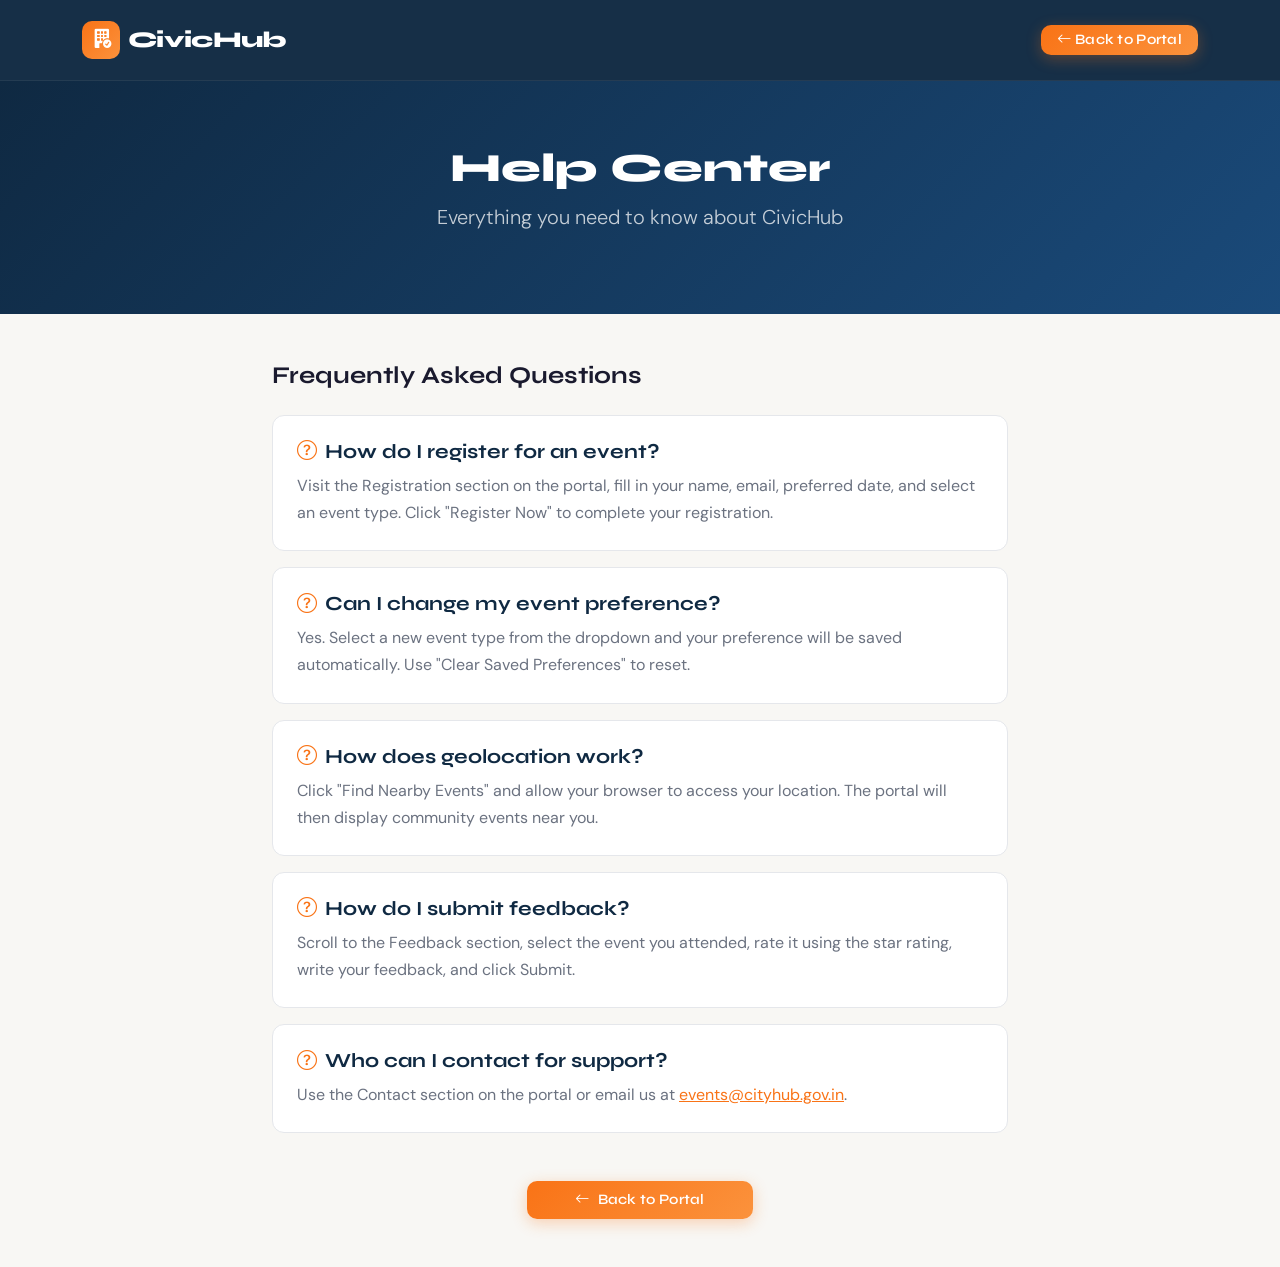
<file: Module 1 - HTML CSS JS/help.html>
<!DOCTYPE html>
<html lang="en">
<head>
    <meta charset="UTF-8">
    <meta name="viewport" content="width=device-width, initial-scale=1.0">
    <title>Help Center — CivicHub</title>
    <link href="https://fonts.googleapis.com/css2?family=Syne:wght@400;600;700;800&family=DM+Sans:ital,wght@0,300;0,400;0,500;1,300&display=swap" rel="stylesheet">
    <link href="https://cdn.jsdelivr.net/npm/bootstrap@5.3.0/dist/css/bootstrap.min.css" rel="stylesheet">
    <link href="https://cdn.jsdelivr.net/npm/bootstrap-icons@1.11.0/font/bootstrap-icons.css" rel="stylesheet">
    <link rel="stylesheet" href="styles.css">
    <style>
        body { padding-top: 80px; }
        .help-hero { background: linear-gradient(135deg, #0f2942, #1a4a7a); padding: 4rem 0; color: white; }
        .help-hero h1 { font-family: 'Syne', sans-serif; font-weight: 800; }
        .faq-item { background: white; border: 1px solid #e5e7eb; border-radius: 12px; padding: 1.5rem; margin-bottom: 1rem; }
        .faq-item h5 { font-family: 'Syne', sans-serif; color: #0f2942; }
        .faq-item p { color: #6b7280; margin: 0; }
    </style>
</head>
<body>
    <nav class="navbar navbar-expand-lg fixed-top" id="mainNav" style="background:rgba(15,41,66,0.97)">
        <div class="container">
            <a class="navbar-brand d-flex align-items-center gap-2" href="index.html">
                <span class="brand-icon"><i class="bi bi-building-fill-check"></i></span>
                <span class="brand-name">CivicHub</span>
            </a>
            <a href="index.html" class="btn btn-accent btn-sm px-3">
                <i class="bi bi-arrow-left me-1"></i>Back to Portal
            </a>
        </div>
    </nav>

    <div class="help-hero">
        <div class="container text-center">
            <h1>Help Center</h1>
            <p class="lead opacity-75">Everything you need to know about CivicHub</p>
        </div>
    </div>

    <div class="container py-5">
        <div class="row justify-content-center">
            <div class="col-lg-8">
                <h4 class="fw-bold mb-4" style="font-family:'Syne',sans-serif">Frequently Asked Questions</h4>

                <div class="faq-item">
                    <h5><i class="bi bi-question-circle text-accent me-2"></i>How do I register for an event?</h5>
                    <p>Visit the Registration section on the portal, fill in your name, email, preferred date, and select an event type. Click "Register Now" to complete your registration.</p>
                </div>

                <div class="faq-item">
                    <h5><i class="bi bi-question-circle text-accent me-2"></i>Can I change my event preference?</h5>
                    <p>Yes. Select a new event type from the dropdown and your preference will be saved automatically. Use "Clear Saved Preferences" to reset.</p>
                </div>

                <div class="faq-item">
                    <h5><i class="bi bi-question-circle text-accent me-2"></i>How does geolocation work?</h5>
                    <p>Click "Find Nearby Events" and allow your browser to access your location. The portal will then display community events near you.</p>
                </div>

                <div class="faq-item">
                    <h5><i class="bi bi-question-circle text-accent me-2"></i>How do I submit feedback?</h5>
                    <p>Scroll to the Feedback section, select the event you attended, rate it using the star rating, write your feedback, and click Submit.</p>
                </div>

                <div class="faq-item">
                    <h5><i class="bi bi-question-circle text-accent me-2"></i>Who can I contact for support?</h5>
                    <p>Use the Contact section on the portal or email us at <a href="mailto:events@cityhub.gov.in" class="link-accent">events@cityhub.gov.in</a>.</p>
                </div>

                <div class="text-center mt-5">
                    <a href="index.html" class="btn btn-accent btn-lg px-5">
                        <i class="bi bi-arrow-left me-2"></i>Back to Portal
                    </a>
                </div>
            </div>
        </div>
    </div>
    <script src="https://cdn.jsdelivr.net/npm/bootstrap@5.3.0/dist/js/bootstrap.bundle.min.js"></script>
</body>
</html>
</file>
<file: Module 1 - HTML CSS JS/styles.css>
* {
    margin: 0;
    padding: 0;
    box-sizing: border-box;
}


:root {
    --primary: #0f2942;
    --primary-mid: #1a3f65;
    --accent: #f97316;
    --accent-hover: #ea6c0a;
    --accent-light: rgba(249, 115, 22, 0.12);
    --bg: #f8f7f4;
    --bg-subtle: #eef0f5;
    --surface: #ffffff;
    --text: #1a1a2e;
    --text-muted: #6b7280;
    --border: #e5e7eb;
    --success: #10b981;
    --danger: #ef4444;
    --font-display: 'Syne', sans-serif;
    --font-body: 'DM Sans', sans-serif;
    --shadow-sm: 0 2px 8px rgba(15, 41, 66, 0.08);
    --shadow-md: 0 4px 20px rgba(15, 41, 66, 0.12);
    --shadow-lg: 0 12px 48px rgba(15, 41, 66, 0.18);
    --radius: 12px;
    --radius-lg: 20px;
    --transition: all 0.3s cubic-bezier(0.4, 0, 0.2, 1);
}


html {
    scroll-behavior: smooth;
    font-size: 16px;
}


body {
    font-family: var(--font-body);
    color: var(--text);
    background-color: var(--bg);
    line-height: 1.7;
    overflow-x: hidden;
}


h1, h2, h3, h4, h5, h6 {
    font-family: var(--font-display);
    font-weight: 700;
    line-height: 1.2;
}


h3, p {
    margin-bottom: 1rem;
}


h2 {
    font-size: clamp(2rem, 4vw, 3rem);
}


#mainNav {
    background: rgba(15, 41, 66, 0.97);
    backdrop-filter: blur(12px);
    -webkit-backdrop-filter: blur(12px);
    padding: 1rem 0;
    transition: var(--transition);
    border-bottom: 1px solid rgba(255,255,255,0.08);
}

#mainNav .navbar-brand {
    text-decoration: none;
}

.brand-icon {
    display: flex;
    align-items: center;
    justify-content: center;
    width: 38px;
    height: 38px;
    background: linear-gradient(135deg, var(--accent), #fb923c);
    border-radius: 10px;
    color: white;
    font-size: 1.2rem;
}

.brand-name {
    font-family: var(--font-display);
    font-size: 1.4rem;
    font-weight: 800;
    color: white;
    letter-spacing: -0.03em;
}

#mainNav .nav-link {
    color: rgba(255,255,255,0.8) !important;
    font-weight: 500;
    padding: 0.4rem 0.75rem !important;
    border-radius: 8px;
    transition: var(--transition);
    font-size: 0.95rem;
}


#mainNav .nav-link:hover {
    color: white !important;
    background: rgba(255,255,255,0.1);
}


#mainNav .nav-link:active {
    background: rgba(249,115,22,0.2);
}

#mainNav .navbar-toggler {
    border: none;
    color: white;
    padding: 0.25rem 0.5rem;
}

#mainNav .navbar-toggler:focus {
    box-shadow: none;
}



.btn-accent {
    background: linear-gradient(135deg, var(--accent), #fb923c);
    color: white !important;
    border: none;
    border-radius: 10px;
    font-family: var(--font-display);
    font-weight: 600;
    font-size: 0.9rem;
    letter-spacing: 0.02em;
    transition: var(--transition);
    box-shadow: 0 4px 15px rgba(249,115,22,0.3);
}

.btn-accent:hover {
    transform: translateY(-2px);
    box-shadow: 0 8px 25px rgba(249,115,22,0.4);
    background: linear-gradient(135deg, var(--accent-hover), var(--accent));
}

.btn-accent:active {
    transform: translateY(0);
}


.hero-section {
    min-height: 100vh;
    
    background: linear-gradient(135deg, var(--primary) 0%, #0d3153 40%, #1a4a7a 100%);
    background-image:
        linear-gradient(135deg, var(--primary) 0%, #0d3153 40%, #1a4a7a 100%),
        url('https://images.unsplash.com/photo-1511578314322-379afb476865?w=1400&fit=crop');
    background-blend-mode: multiply;
    background-size: cover;
    background-position: center;
    display: flex;
    align-items: center;
    position: relative;
    overflow: hidden;
    padding: 8rem 0 4rem;
}


.hero-bg-shapes {
    position: absolute;
    inset: 0;
    pointer-events: none;
}

.shape {
    position: absolute;
    border-radius: 50%;
    opacity: 0.06;
    background: white;
}

.shape-1 {
    width: 600px; height: 600px;
    top: -200px; right: -200px;
}

.shape-2 {
    width: 400px; height: 400px;
    bottom: -150px; left: -100px;
}

.shape-3 {
    width: 200px; height: 200px;
    top: 50%; left: 50%;
    transform: translate(-50%, -50%);
    opacity: 0.04;
}


#welcomeBanner {
    background: rgba(255,255,255,0.04);
    border: 1px solid rgba(255,255,255,0.1);
    border-radius: var(--radius-lg);
    padding: 2.5rem;
    backdrop-filter: blur(8px);
}

.badge-pill {
    display: inline-flex;
    align-items: center;
    background: var(--accent-light);
    color: var(--accent);
    border: 1px solid rgba(249,115,22,0.3);
    border-radius: 50px;
    padding: 0.4rem 1rem;
    font-size: 0.85rem;
    font-weight: 600;
    margin-bottom: 1.5rem;
}

.hero-title {
    font-size: clamp(2.5rem, 5vw, 4rem);
    font-weight: 800;
    color: white;
    line-height: 1.1;
    letter-spacing: -0.03em;
    margin-bottom: 1.25rem;
}

.text-accent {
    color: var(--accent);
    position: relative;
}

.hero-subtitle {
    font-size: 1.15rem;
    color: rgba(255,255,255,0.75);
    font-weight: 300;
    margin-bottom: 0;
    line-height: 1.7;
}


.special-offer {
    display: inline-block;
    margin-top: 0.5rem;
}


.hero-stats-card {
    background: rgba(255,255,255,0.07);
    border: 1px solid rgba(255,255,255,0.12);
    border-radius: var(--radius-lg);
    padding: 2rem 1.5rem;
    backdrop-filter: blur(12px);
    display: flex;
    flex-direction: column;
    gap: 1.5rem;
    min-width: 220px;
    animation: fadeInUp 0.8s 0.4s both;
}

.stat-item {
    text-align: center;
}

.stat-number {
    display: block;
    font-family: var(--font-display);
    font-size: 2.5rem;
    font-weight: 800;
    color: var(--accent);
    line-height: 1;
}

.stat-label {
    font-size: 0.8rem;
    color: rgba(255,255,255,0.6);
    text-transform: uppercase;
    letter-spacing: 0.08em;
    margin-top: 0.25rem;
    display: block;
}

.stat-divider {
    height: 1px;
    background: rgba(255,255,255,0.1);
}

.scroll-indicator {
    position: absolute;
    bottom: 2rem;
    left: 50%;
    transform: translateX(-50%);
    color: rgba(255,255,255,0.5);
    font-size: 1.5rem;
    text-decoration: none;
    animation: bounce 2s infinite;
}


.section-padding {
    padding: 6rem 0;
}

.bg-subtle {
    background-color: var(--bg-subtle);
}


.section-label {
    display: inline-block;
    font-size: 0.75rem;
    font-weight: 700;
    text-transform: uppercase;
    letter-spacing: 0.12em;
    color: var(--accent);
    background: var(--accent-light);
    border: 1px solid rgba(249,115,22,0.2);
    border-radius: 50px;
    padding: 0.3rem 1rem;
    margin-bottom: 1rem;
}

.section-title {
    font-family: var(--font-display);
    font-weight: 800;
    letter-spacing: -0.03em;
    color: var(--text);
    margin-bottom: 0.75rem;
}

.section-desc {
    color: var(--text-muted);
    font-size: 1.05rem;
    max-width: 560px;
    margin: 0 auto;
}


.filter-bar {
    background: var(--surface);
    border-radius: var(--radius);
    padding: 1.5rem;
    box-shadow: var(--shadow-sm);
    border: 1px solid var(--border);
}

.search-input-wrap {
    position: relative;
}

.search-input-wrap i {
    position: absolute;
    left: 1rem;
    top: 50%;
    transform: translateY(-50%);
    color: var(--text-muted);
    z-index: 2;
}

.search-input-wrap .form-control {
    padding-left: 2.75rem;
}


.event-card {
    background: var(--surface);
    border: 1px solid var(--border);
    border-radius: var(--radius-lg);
    overflow: hidden;
    box-shadow: var(--shadow-sm);
    transition: var(--transition);
    height: 100%;
    cursor: pointer;
}


#mainHeader {
    font-family: var(--font-display);
    font-size: 2.5rem;
}

.eventCard {
    position: relative;
}


.eventCard {
    padding: 0;
    margin-bottom: 0;
    border: 1px solid var(--border);
    outline: none;
}

.event-card:hover {
    transform: translateY(-6px);
    box-shadow: var(--shadow-lg);
    border-color: var(--accent);
}

.event-card-img {
    width: 100%;
    height: 180px;
    object-fit: cover;
    display: block;
}

.event-card-body {
    padding: 1.5rem;
}

.event-category-badge {
    display: inline-block;
    font-size: 0.7rem;
    font-weight: 700;
    text-transform: uppercase;
    letter-spacing: 0.08em;
    padding: 0.25rem 0.75rem;
    border-radius: 50px;
    margin-bottom: 0.75rem;
}

.cat-music { background: #fdf4ff; color: #9333ea; }
.cat-workshop { background: #eff6ff; color: #2563eb; }
.cat-sports { background: #f0fdf4; color: #16a34a; }
.cat-art { background: #fff7ed; color: #ea580c; }
.cat-food { background: #fef2f2; color: #dc2626; }
.cat-community { background: #f0f9ff; color: #0284c7; }

.event-card-title {
    font-family: var(--font-display);
    font-size: 1.1rem;
    font-weight: 700;
    color: var(--text);
    margin-bottom: 0.5rem;
    line-height: 1.3;
}

.event-meta {
    display: flex;
    flex-direction: column;
    gap: 0.3rem;
    margin-bottom: 1rem;
    font-size: 0.85rem;
    color: var(--text-muted);
}

.event-meta span {
    display: flex;
    align-items: center;
    gap: 0.4rem;
}

.event-meta i {
    color: var(--accent);
    width: 14px;
}

.event-card-footer {
    display: flex;
    align-items: center;
    justify-content: space-between;
    padding: 1rem 1.5rem;
    background: var(--bg);
    border-top: 1px solid var(--border);
}

.event-seats {
    font-size: 0.82rem;
    color: var(--text-muted);
}

.event-seats.low {
    color: var(--danger);
    font-weight: 600;
}

.event-fee {
    font-family: var(--font-display);
    font-weight: 700;
    color: var(--accent);
    font-size: 1rem;
}


.fee-banner {
    background: linear-gradient(135deg, rgba(249,115,22,0.1), rgba(249,115,22,0.05));
    border: 1px solid rgba(249,115,22,0.3);
    border-radius: var(--radius);
    padding: 1rem 1.5rem;
    color: var(--text);
    font-size: 1rem;
}


.gallery-table {
    border-collapse: collapse;
    caption-side: bottom;
}

.gallery-table caption {
    padding-top: 1rem;
    color: var(--text-muted);
    font-size: 0.85rem;
    text-align: center;
    font-style: italic;
}

.gallery-table td {
    padding: 0.75rem;
    text-align: center;
    vertical-align: top;
}


.gallery-img {
    width: 260px;
    height: 170px;
    object-fit: cover;
    border: 3px solid var(--border);
    border-radius: var(--radius);
    transition: var(--transition);
    cursor: pointer;
    display: block;
}

.gallery-img:hover {
    border-color: var(--accent);
    transform: scale(1.03);
    box-shadow: var(--shadow-md);
}

.gallery-table figure {
    margin: 0;
}

.gallery-table figcaption {
    margin-top: 0.5rem;
    font-size: 0.82rem;
    color: var(--text-muted);
    font-style: italic;
}


.video-wrapper {
    border-radius: var(--radius-lg);
    overflow: hidden;
    box-shadow: var(--shadow-lg);
    border: 1px solid var(--border);
}

.video-status-badge {
    display: inline-flex;
    align-items: center;
    background: rgba(16,185,129,0.1);
    color: var(--success);
    border: 1px solid rgba(16,185,129,0.3);
    border-radius: 50px;
    padding: 0.5rem 1.25rem;
    font-size: 0.9rem;
    font-weight: 600;
    animation: pulse 2s infinite;
}


.form-card {
    background: var(--surface);
    border: 1px solid var(--border);
    border-radius: var(--radius-lg);
    padding: 2.5rem;
    box-shadow: var(--shadow-md);
}


.form-control:focus,
.form-select:focus {
    border-color: var(--accent);
    outline: 2px solid rgba(249,115,22,0.2);
    outline-offset: 0;
    box-shadow: 0 0 0 3px rgba(249,115,22,0.1);
}

.form-control,
.form-select {
    border-color: var(--border);
    border-radius: 10px;
    font-family: var(--font-body);
    transition: var(--transition);
}

.form-floating label {
    color: var(--text-muted);
    font-size: 0.9rem;
}

.fee-info-box {
    background: rgba(249,115,22,0.06);
    border: 1px solid rgba(249,115,22,0.25);
    border-radius: 10px;
    padding: 0.75rem 1.25rem;
    font-size: 0.9rem;
    color: var(--text);
}

.link-accent { color: var(--accent); }
.link-accent:hover { color: var(--accent-hover); }


.form-output {
    border-radius: 10px;
    padding: 1rem 1.5rem;
    font-size: 0.95rem;
    font-weight: 500;
    min-height: 0;
    transition: var(--transition);
}

.form-output.success {
    background: rgba(16,185,129,0.1);
    border: 1px solid rgba(16,185,129,0.3);
    color: #065f46;
}

.form-output.error {
    background: rgba(239,68,68,0.1);
    border: 1px solid rgba(239,68,68,0.3);
    color: #7f1d1d;
}


.star-rating {
    display: flex;
    gap: 0.5rem;
    font-size: 1.8rem;
}

.star-rating i {
    color: #d1d5db;
    cursor: pointer;
    transition: var(--transition);
}

.star-rating i.active,
.star-rating i:hover {
    color: #f59e0b;
}

.fee-mini {
    font-size: 0.85rem;
    color: var(--accent);
    font-weight: 600;
}

#feedbackResult {
    border-radius: 10px;
    font-size: 0.95rem;
    font-weight: 500;
}


.geo-card {
    background: var(--surface);
    border: 1px solid var(--border);
    border-radius: var(--radius-lg);
    padding: 3rem 2rem;
    box-shadow: var(--shadow-sm);
}

.geo-icon {
    width: 80px;
    height: 80px;
    background: linear-gradient(135deg, var(--accent), #fb923c);
    border-radius: 20px;
    display: flex;
    align-items: center;
    justify-content: center;
    font-size: 2.2rem;
    color: white;
    margin: 0 auto;
    box-shadow: 0 8px 24px rgba(249,115,22,0.35);
}

.geo-result {
    border-radius: var(--radius);
    padding: 1rem 1.5rem;
    font-size: 0.95rem;
}

.geo-result.success {
    background: rgba(16,185,129,0.1);
    border: 1px solid rgba(16,185,129,0.3);
    color: #065f46;
}

.geo-result.error {
    background: rgba(239,68,68,0.1);
    border: 1px solid rgba(239,68,68,0.3);
    color: #7f1d1d;
}


.bulletin-columns {
    column-count: 2;
    column-gap: 3rem;
    column-rule: 1px solid var(--border);
    background: var(--surface);
    border: 1px solid var(--border);
    border-radius: var(--radius-lg);
    padding: 2.5rem;
    box-shadow: var(--shadow-sm);
}

.bulletin-columns h3 {
    font-family: var(--font-display);
    font-size: 1.15rem;
    font-weight: 700;
    color: var(--text);
    break-after: avoid;
    border-left: 3px solid var(--accent);
    padding-left: 0.75rem;
    margin-bottom: 0.75rem;
}

.bulletin-columns p {
    color: var(--text-muted);
    font-size: 0.95rem;
    line-height: 1.8;
    text-align: justify;
}


.admin-table {
    border-collapse: collapse;
    border: 1px solid var(--border);
    border-radius: var(--radius);
    overflow: hidden;
    font-size: 0.9rem;
    box-shadow: var(--shadow-sm);
}


.admin-table th {
    background: var(--primary);
    color: white;
    padding: 0.85rem 1.25rem;
    text-align: center;
    font-family: var(--font-display);
    font-size: 0.8rem;
    font-weight: 700;
    text-transform: uppercase;
    letter-spacing: 0.06em;
    white-space: nowrap;
}


.admin-table td {
    padding: 0.8rem 1.25rem;
    text-align: center;
    border-bottom: 1px solid var(--border);
    vertical-align: middle;
    color: var(--text);
}


.admin-table tbody tr:nth-child(even) {
    background-color: var(--bg-subtle);
}

.admin-table tbody tr:hover {
    background-color: var(--accent-light);
}


.status-badge {
    display: inline-block;
    padding: 0.25rem 0.75rem;
    border-radius: 50px;
    font-size: 0.75rem;
    font-weight: 700;
    text-transform: uppercase;
    letter-spacing: 0.06em;
}

.status-open { background: rgba(16,185,129,0.1); color: #065f46; }
.status-few { background: rgba(245,158,11,0.1); color: #92400e; }
.status-full { background: rgba(239,68,68,0.1); color: #7f1d1d; }


.contact-info {
    display: flex;
    flex-direction: column;
    gap: 1.25rem;
}

.contact-item {
    display: flex;
    align-items: flex-start;
    gap: 1rem;
}

.contact-icon {
    width: 42px;
    height: 42px;
    background: var(--accent-light);
    border: 1px solid rgba(249,115,22,0.2);
    border-radius: 10px;
    display: flex;
    align-items: center;
    justify-content: center;
    color: var(--accent);
    font-size: 1rem;
    flex-shrink: 0;
}

.contact-item strong {
    display: block;
    font-family: var(--font-display);
    font-size: 0.9rem;
    margin-bottom: 0.15rem;
}

.contact-item p {
    margin: 0;
    font-size: 0.9rem;
    color: var(--text-muted);
}


.social-icons {
    display: flex;
    gap: 0.75rem;
}

.social-btn {
    width: 40px;
    height: 40px;
    background: var(--bg);
    border: 1px solid var(--border);
    border-radius: 10px;
    display: flex;
    align-items: center;
    justify-content: center;
    color: var(--text-muted);
    text-decoration: none;
    font-size: 1.1rem;
    transition: var(--transition);
}

.social-btn:hover {
    background: var(--accent);
    border-color: var(--accent);
    color: white;
    transform: translateY(-2px);
}


#mainFooter {
    background: var(--primary);
    color: rgba(255,255,255,0.8);
    padding: 4rem 0 2rem;
}

.brand-icon-sm {
    display: flex;
    align-items: center;
    justify-content: center;
    width: 32px;
    height: 32px;
    background: linear-gradient(135deg, var(--accent), #fb923c);
    border-radius: 8px;
    color: white;
    font-size: 1rem;
}

.footer-brand {
    font-family: var(--font-display);
    font-size: 1.3rem;
    font-weight: 800;
    color: white;
    letter-spacing: -0.03em;
}

.footer-desc {
    font-size: 0.9rem;
    color: rgba(255,255,255,0.55);
    line-height: 1.7;
}

.footer-heading {
    font-family: var(--font-display);
    font-size: 0.8rem;
    font-weight: 700;
    text-transform: uppercase;
    letter-spacing: 0.1em;
    color: white;
    margin-bottom: 1.25rem;
}


.footer-links {
    list-style: none;
    padding: 0;
    margin: 0;
    display: flex;
    flex-direction: column;
    gap: 0.6rem;
}

.footer-links a {
    color: rgba(255,255,255,0.55);
    text-decoration: none;
    font-size: 0.9rem;
    transition: var(--transition);
}


.footer-links a:link { color: rgba(255,255,255,0.55); }
.footer-links a:visited { color: rgba(255,255,255,0.45); }
.footer-links a:hover { color: var(--accent); padding-left: 4px; }
.footer-links a:active { color: var(--accent-hover); }

.footer-divider {
    border-color: rgba(255,255,255,0.1);
    margin: 2.5rem 0 1.5rem;
}

.footer-copy {
    font-size: 0.82rem;
    color: rgba(255,255,255,0.4);
    margin: 0;
}

.footer-social {
    display: flex;
    gap: 0.75rem;
    justify-content: flex-end;
}

.footer-social a {
    color: rgba(255,255,255,0.4);
    font-size: 1.1rem;
    transition: var(--transition);
    text-decoration: none;
}

.footer-social a:hover {
    color: var(--accent);
}


.highlight {
    background: linear-gradient(135deg, rgba(249,115,22,0.15), rgba(251,146,60,0.1));
    border-left: 3px solid var(--accent);
    padding: 0.5rem 1rem;
    border-radius: 0 8px 8px 0;
}



.back-to-top {
    position: fixed;
    bottom: 2rem;
    right: 2rem;
    width: 44px;
    height: 44px;
    border-radius: 50% !important;
    padding: 0;
    display: flex;
    align-items: center;
    justify-content: center;
    font-size: 1.1rem;
    opacity: 0;
    pointer-events: none;
    transition: var(--transition);
    z-index: 999;
    box-shadow: var(--shadow-md);
}

.back-to-top.visible {
    opacity: 1;
    pointer-events: all;
}


.toast {
    background: var(--surface);
    border: 1px solid var(--border);
    border-radius: var(--radius);
    box-shadow: var(--shadow-lg);
}


.spinner-overlay {
    position: fixed;
    inset: 0;
    background: rgba(15,41,66,0.5);
    display: flex;
    align-items: center;
    justify-content: center;
    z-index: 9998;
    backdrop-filter: blur(4px);
}


@keyframes fadeInUp {
    from { opacity: 0; transform: translateY(30px); }
    to { opacity: 1; transform: translateY(0); }
}

@keyframes bounce {
    0%, 100% { transform: translateX(-50%) translateY(0); }
    50% { transform: translateX(-50%) translateY(8px); }
}

@keyframes pulse {
    0%, 100% { opacity: 1; }
    50% { opacity: 0.7; }
}

@keyframes countUp {
    from { opacity: 0; transform: scale(0.8); }
    to { opacity: 1; transform: scale(1); }
}


#welcomeBanner {
    animation: fadeInUp 0.7s 0.2s both;
}



@media (max-width: 768px) {
    
    .navbar-collapse {
        background: rgba(15,41,66,0.98);
        border-radius: var(--radius);
        padding: 1rem;
        margin-top: 0.5rem;
    }

    
    .bulletin-columns {
        column-count: 1;
        column-rule: none;
    }

    
    .gallery-img {
        width: 100%;
        height: 140px;
    }

    
    .hero-title {
        font-size: 2rem;
    }

    
    .form-card {
        padding: 1.5rem;
    }

    
    .section-padding {
        padding: 4rem 0;
    }

    
    .section-title {
        font-size: 1.75rem;
    }

    
    .footer-social {
        justify-content: center;
        margin-top: 0.75rem;
    }

    
    .back-to-top {
        bottom: 1.25rem;
        right: 1.25rem;
    }
}


@media (max-width: 480px) {
    
    .hero-section {
        padding-top: 7rem;
        min-height: 100dvh;
    }

    #welcomeBanner {
        padding: 1.5rem;
    }

    .hero-title {
        font-size: 1.75rem;
    }
}


@media (min-width: 1200px) {
    .hero-title {
        font-size: 4rem;
    }
}


.hidden-vis { visibility: hidden; }
.hidden-disp { display: none; }
</file>
